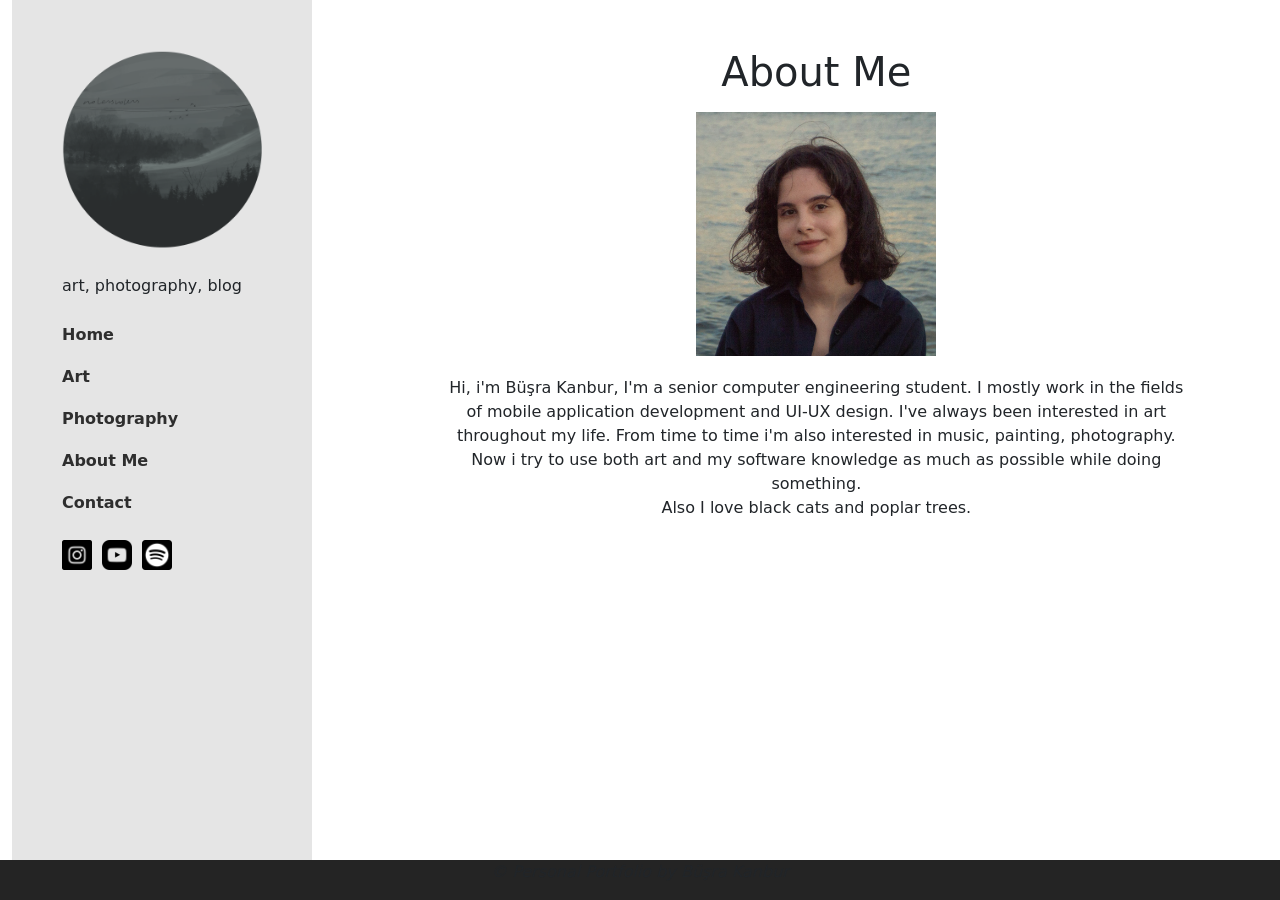
<file: aboutme.html>
<!DOCTYPE html>
<html lang="en">

<head>
    <link rel="icon" href="pictures/favicon.ico" type="image/x-icon">
    <link rel="stylesheet" type="text/css" href="style/style.css">
    <link href="https://cdn.jsdelivr.net/npm/bootstrap@5.3.0-alpha2/dist/css/bootstrap.min.css" rel="stylesheet" integrity="sha384-aFq/bzH65dt+w6FI2ooMVUpc+21e0SRygnTpmBvdBgSdnuTN7QbdgL+OapgHtvPp" crossorigin="anonymous">
    <title>
        Personal Portfolio
    </title>
    <meta charset="utf-8">
    <meta name="description"
        content="This page is a personal portfolio on art, aesthetics, music, photography and life.">
    <meta name="keywords" content="art, digital art, photography, music, book, movie">
    <meta name="author" content="Busra KANBUR">
    <meta name="viewport" content="width=device-width, initial scale=1.0">

</head>

<body id="up">
    <div class="container-fluid">
        <div class="row">
            <div id="sidebar-wrapper" class="col-lg-4">
               
                <div class="sidebar-menu2">
                    <a href="index.html"><img id="logo" src="pictures/logo2.png" alt="Portfolio" title="Portfolio"></a>
                    <p class="mt-4">art, photography, blog</p>
                    <ul id="menu-list">
                        <li>
                            <a href="index.html">Home</a>
                        </li>
                        <li>
                            <a href="art.html">Art</a>
                        </li>
                        <li>
                            <a href="photography.html">Photography</a>
                        </li>
                        <li>
                            <a href="aboutme.html">About Me</a>
                        </li>
                        <li><a href="contact.html">Contact</a></li>
                    </ul>

                    <div class="flex">
                        <a href="https://www.instagram.com/nolensvolens9/">
                            <img id="icon" src="socialweb/instagram.png" alt="">
                        </a>
                        <a href="https://www.youtube.com/watch?v=jiyTjN_V4gw">
                            <img id="icon" src="socialweb/youtube.png" alt="">
                        </a>
                        <a href="https://open.spotify.com/user/ggx5a9platcr39vxtf0qscjnu?si=cb8902bb2da4406a">
                            <img id="icon" src="socialweb/spotify.png" alt="">
                        </a>
                    </div>
                </div>
            </div>
            <div id="main-content" class="col-lg-8">
                <aside class="right">
                    <h1>About Me</h1>
                    <div class="images-flex mt-3">
                        <img width="150px" padding="10px" src="photo/pp.jpg" >
                            <p >
                                Hi, i'm Büşra Kanbur, I'm a senior computer engineering student. 
                                I mostly work in the fields of mobile application development 
                                and UI-UX design. 
                                I've always been interested in art throughout my life. 
                                From time to time i'm also interested in music, painting, 
                                photography. Now i try to use both art and my software 
                                knowledge as much as possible while doing something.
                                <br/>Also I love black cats and poplar trees.

                            </p>
                    </div>
                </aside>
            </div>
        </div>
    </div>
    </div>
    <footer class="fixed-bottom">
        <p class="text-center">
            <em> &copy; Personal Portfolio by Büşra Kanbur</em>
        </p>
    </footer>
    <script src="https://cdn.jsdelivr.net/npm/bootstrap@5.3.0-alpha2/dist/js/bootstrap.bundle.min.js" integrity="sha384-qKXV1j0HvMUeCBQ+QVp7JcfGl760yU08IQ+GpUo5hlbpg51QRiuqHAJz8+BrxE/N" crossorigin="anonymous"></script>
</body>
</html>
</file>
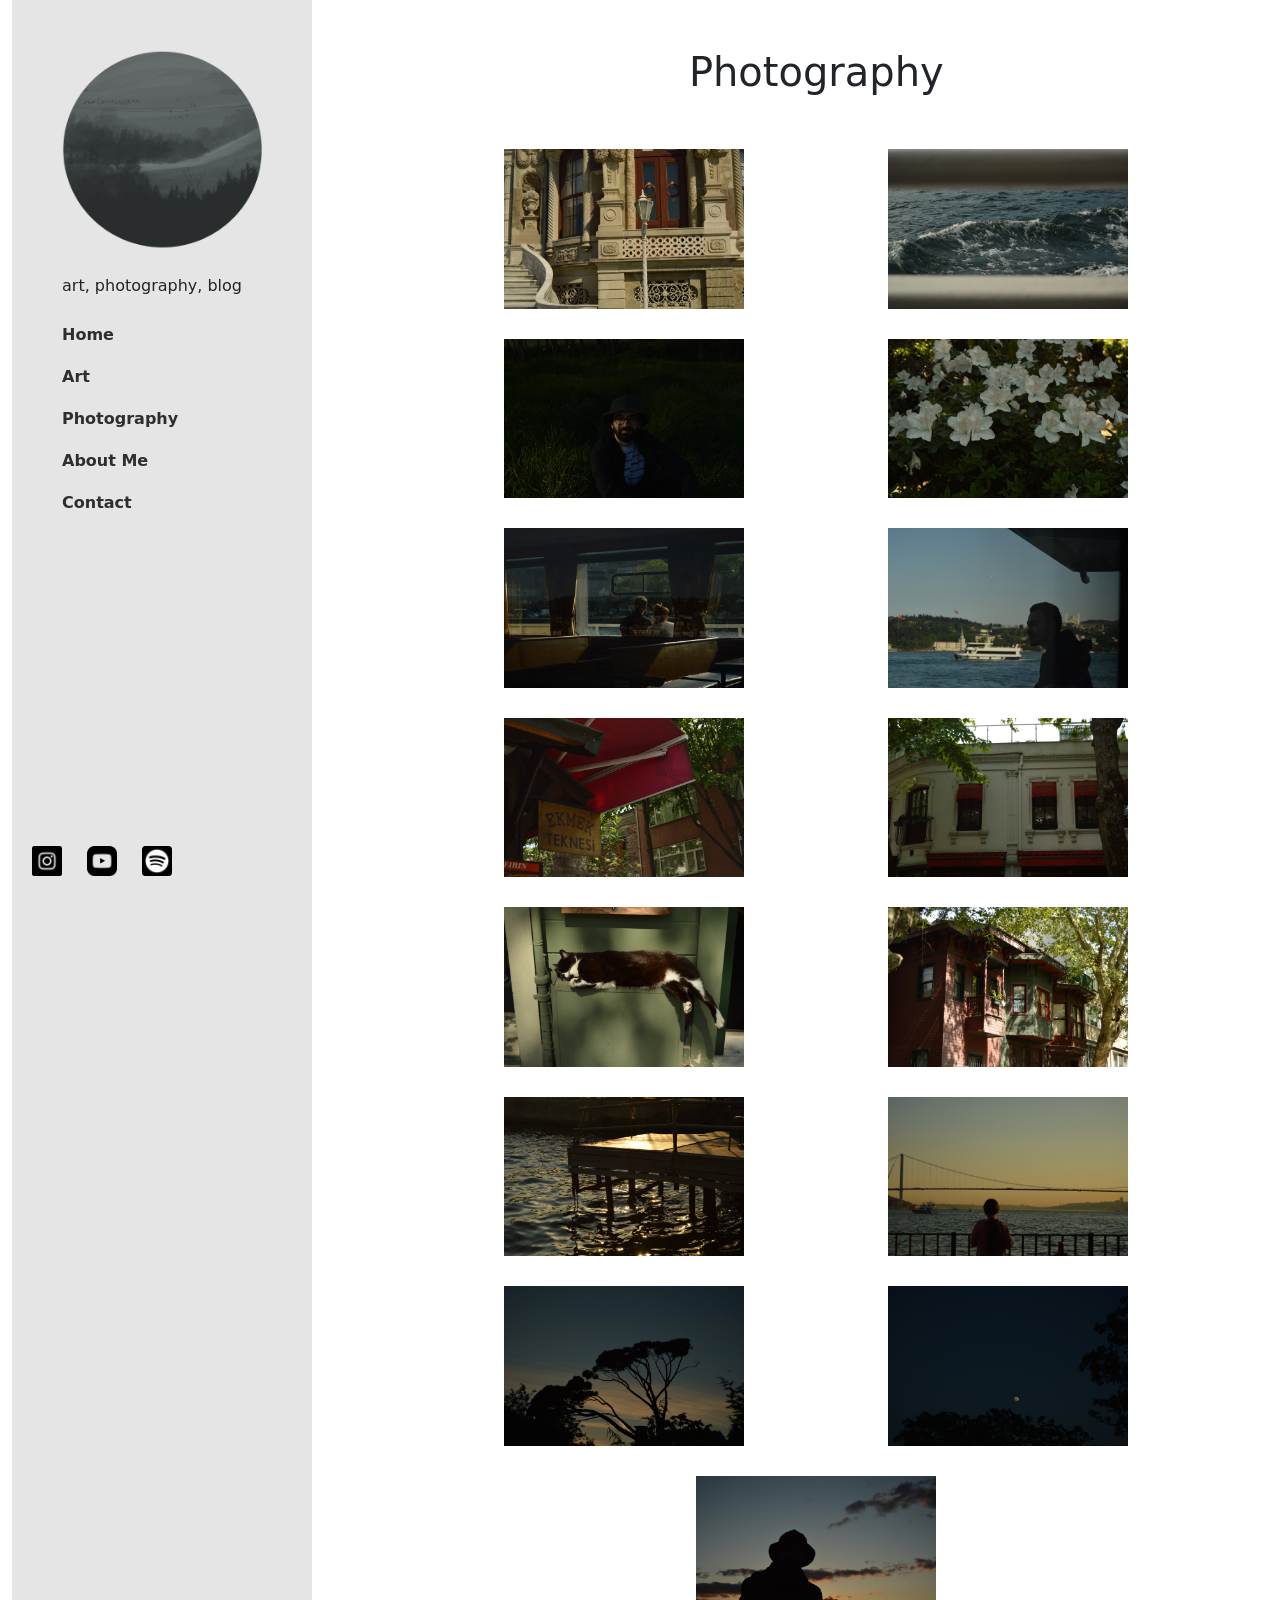
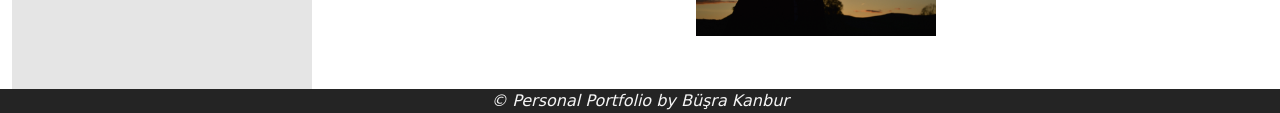
<file: photography.html>
<!DOCTYPE html>
<html lang="en">

<head>
    <link rel="icon" href="pictures/favicon.ico" type="image/x-icon">
    <link rel="stylesheet" type="text/css" href="style/style.css">
    <link rel="stylesheet" href="jquery-ui.css">
    <script src="jquery.js"></script>
    <script src="jquery-ui.js"></script>
    <script src="sprint2.js"></script>
    <link href="https://cdn.jsdelivr.net/npm/bootstrap@5.3.0-alpha2/dist/css/bootstrap.min.css" rel="stylesheet"
        integrity="sha384-aFq/bzH65dt+w6FI2ooMVUpc+21e0SRygnTpmBvdBgSdnuTN7QbdgL+OapgHtvPp" crossorigin="anonymous">
    <title>
        Personal Portfolio
    </title>
    <meta charset="utf-8">
    <meta name="description"
        content="This page is a personal portfolio on art, aesthetics, music, photography and life.">
    <meta name="keywords" content="art, digital art, photography, music, book, movie">
    <meta name="author" content="Busra KANBUR">
    <meta name="viewport" content="width=device-width, initial scale=1.0">

</head>

<body id="up">
    <div class="container-fluid">
        <div class="row">
            <div id="sidebar-wrapper" class="col-lg-4">
                <div class="sidebar-menu">
                    <a href="index.html"><img id="logo" src="pictures/logo2.png" alt="Portfolio" title="Portfolio"></a>
                    <p class="mt-4">art, photography, blog</p>
                    
                    
                    <ul id="menu-list">
                        <li>
                            <a href="index.html">Home</a>
                        </li>
                        <li>
                            <a href="art.html">Art</a>
                        </li>
                        <li>
                            <a href="photography.html">Photography</a>
                        </li>
                        <li>
                            <a href="aboutme.html">About Me</a>
                        </li>
                        <li><a href="contact.html">Contact</a></li>
                    </ul>

                   
                </div>
            </div>
            <div id="main-content" class="col-lg-8">
                <aside class="right">
                    <h1>Photography</h1>
                    <div class="images-flex mt-5">
                        <img class="photo_images" src="photo/1.JPG">
                        <img class="photo_images" src="photo/2.JPG">
                        <img class="photo_images" src="photo/3.JPG">
                        <img class="photo_images" src="photo/4.jpg">
                        <img class="photo_images" src="photo/5.JPG">
                        <img class="photo_images" src="photo/6.JPG">
                        <img class="photo_images" src="photo/7.JPG">
                        <img class="photo_images" src="photo/8.JPG">
                        <img class="photo_images" src="photo/9.JPG">
                        <img class="photo_images" src="photo/10.JPG">
                        <img class="photo_images" src="photo/11.JPG">
                        <img class="photo_images" src="photo/12.JPG">
                        <img class="photo_images" src="photo/13.JPG">
                        <img class="photo_images" src="photo/14.JPG">
                        <img class="photo_images" src="photo/15.JPG">



                    </div>
                </aside>
            </div>

            <div id="button-container">
                <div id="sticky-button">
                    <a href="https://www.instagram.com/nolensvolens9/">
                        <img id="icon" src="socialweb/instagram.png" alt="">
                    </a>
                </div>
                <div id="second-button">
                    <a href="https://www.youtube.com/watch?v=jiyTjN_V4gw">
                        <img id="icon" src="socialweb/youtube.png" alt="">
                    </a>
                </div>
                <div id="third-button">
                    <a href="https://open.spotify.com/user/ggx5a9platcr39vxtf0qscjnu?si=cb8902bb2da4406a">
                        <img id="icon" src="socialweb/spotify.png" alt="">
                    </a>
                </div>
            </div>


        </div>
    </div>
    </div>
    <footer>
        <p class="copyright"><em> &copy; Personal Portfolio
                by Büşra Kanbur</em></p>
    </footer>
    <script src="https://cdn.jsdelivr.net/npm/bootstrap@5.3.0-alpha2/dist/js/bootstrap.bundle.min.js"
        integrity="sha384-qKXV1j0HvMUeCBQ+QVp7JcfGl760yU08IQ+GpUo5hlbpg51QRiuqHAJz8+BrxE/N"
        crossorigin="anonymous"></script>
</body>

</html>
</file>
<file: style/style.css>
body {
    display: flex;
    flex-direction: column;
    min-height: 100vh;
    font-family: Arial, sans-serif;
    background-color: #f5f5f5;
    margin: 0;
    padding: 0;
}

.sidebar-menu {
    background-color: rgb(229, 229, 229);
    min-height: 100%;
    border-style: none;
    border-width: 20px;
    padding: 50px;
    float: left;
}

.sidebar-menu2 {
    background-color: rgb(229, 229, 229);
    min-height: 100vh;
    border-style: none;
    border-width: 20px;
    padding: 50px;
    float: left;
}

.row {
    margin: 0;
}

#logo {
    width: 100%;
    max-width: 200px;
}

#written {
    color: rgb(87, 98, 109);
}

div.sidebarOption:hover {
    color: rgb(87, 98, 109);
    cursor: pointer;
}

#icon {
    padding-right: 10px;
    width: 40px;
}

#right-side {
    overflow: auto;
    position: relative;
}

.flex {
    display: flex;
    align-items: center;
    justify-content: flex-start;
}

#menu-list {
    list-style: none;
    padding: 0;
    font-size: 16px;
    font-weight: 600;
    line-height: 42px;
}

#menu-list li a {
    text-decoration: none;
    color: rgb(46, 46, 46);
    transition: .5s;
}

#menu-list li a:hover {
    color: rgb(62, 96, 106);
    transition: .5s;
}

.photo_images {
    margin: 5px;
    width: 720px;
}


#main-content {
    padding: 3rem 1rem;
}

#main-content img {
    width: 100%;
    max-width: 240px;
}

.images-flex {
    display: flex;
    align-items: center;
    justify-content: space-around;
    flex-wrap: wrap;
}


aside {
    position: center;
}


footer {
    background-color: rgb(36, 36, 36);

    bottom: 0;
    left: 0;
    right: 0;
}

.copyright {
    color: whitesmoke;
    text-align: center;
    margin: 0;
}

/* sprint 2 */
.slider img {
    max-width: 100%;
    height: auto;
    margin: 0 auto;
}

.images-flex {
    display: flex;
    flex-wrap: wrap;
    gap: 20px;
    /* Boşluk miktarını ayarlayabilirsiniz */
}

.art_images {
    margin-inline: 20px;
    margin-block: 15px;
    object-fit: cover;
}


/*contact page*/
#main-content {
    background-color: #fff;
    padding-right: 90px;
}

.right {
    text-align: center;
}

h1 {
    font-size: 24px;
    margin-bottom: 20px;
}

.form-group {
    margin-bottom: 20px;
}

label {
    display: block;
    font-weight: bold;
    margin-bottom: 5px;
}

input[type="text"],
input[type="email"],
textarea {
    width: 100%;
    padding: 10px;
    font-size: 16px;
    border: 1px solid #ccc;
    border-radius: 4px;
}

button[type="submit"] {
    padding: 10px 20px;
    font-size: 16px;
    background-color: #284b4e;
    color: #fff;
    border: none;
    border-radius: 4px;
    cursor: pointer;
}

button[type="submit"]:hover {
    background-color: #242424;
}


#button-container {
    position: fixed;
    bottom: 20px;
    left: 20px;
    z-index: 999;
}

#sticky-button,
#second-button,
#third-button {
    display: inline-block;
    width: 40px;
    height: 40px;
    border-radius: 50%;
    text-align: center;
    line-height: 40px;
    color: #fff;
    cursor: pointer;
}


#second-button,
#third-button {
    margin-left: 10px;
}

.image-link {
    object-fit: contain;
    width: 500px;
    /* Otomatik yükseklik ayarı oranı korur */
}

.no-close .ui-dialog-titlebar-close {
    display: none;
}
</file>
